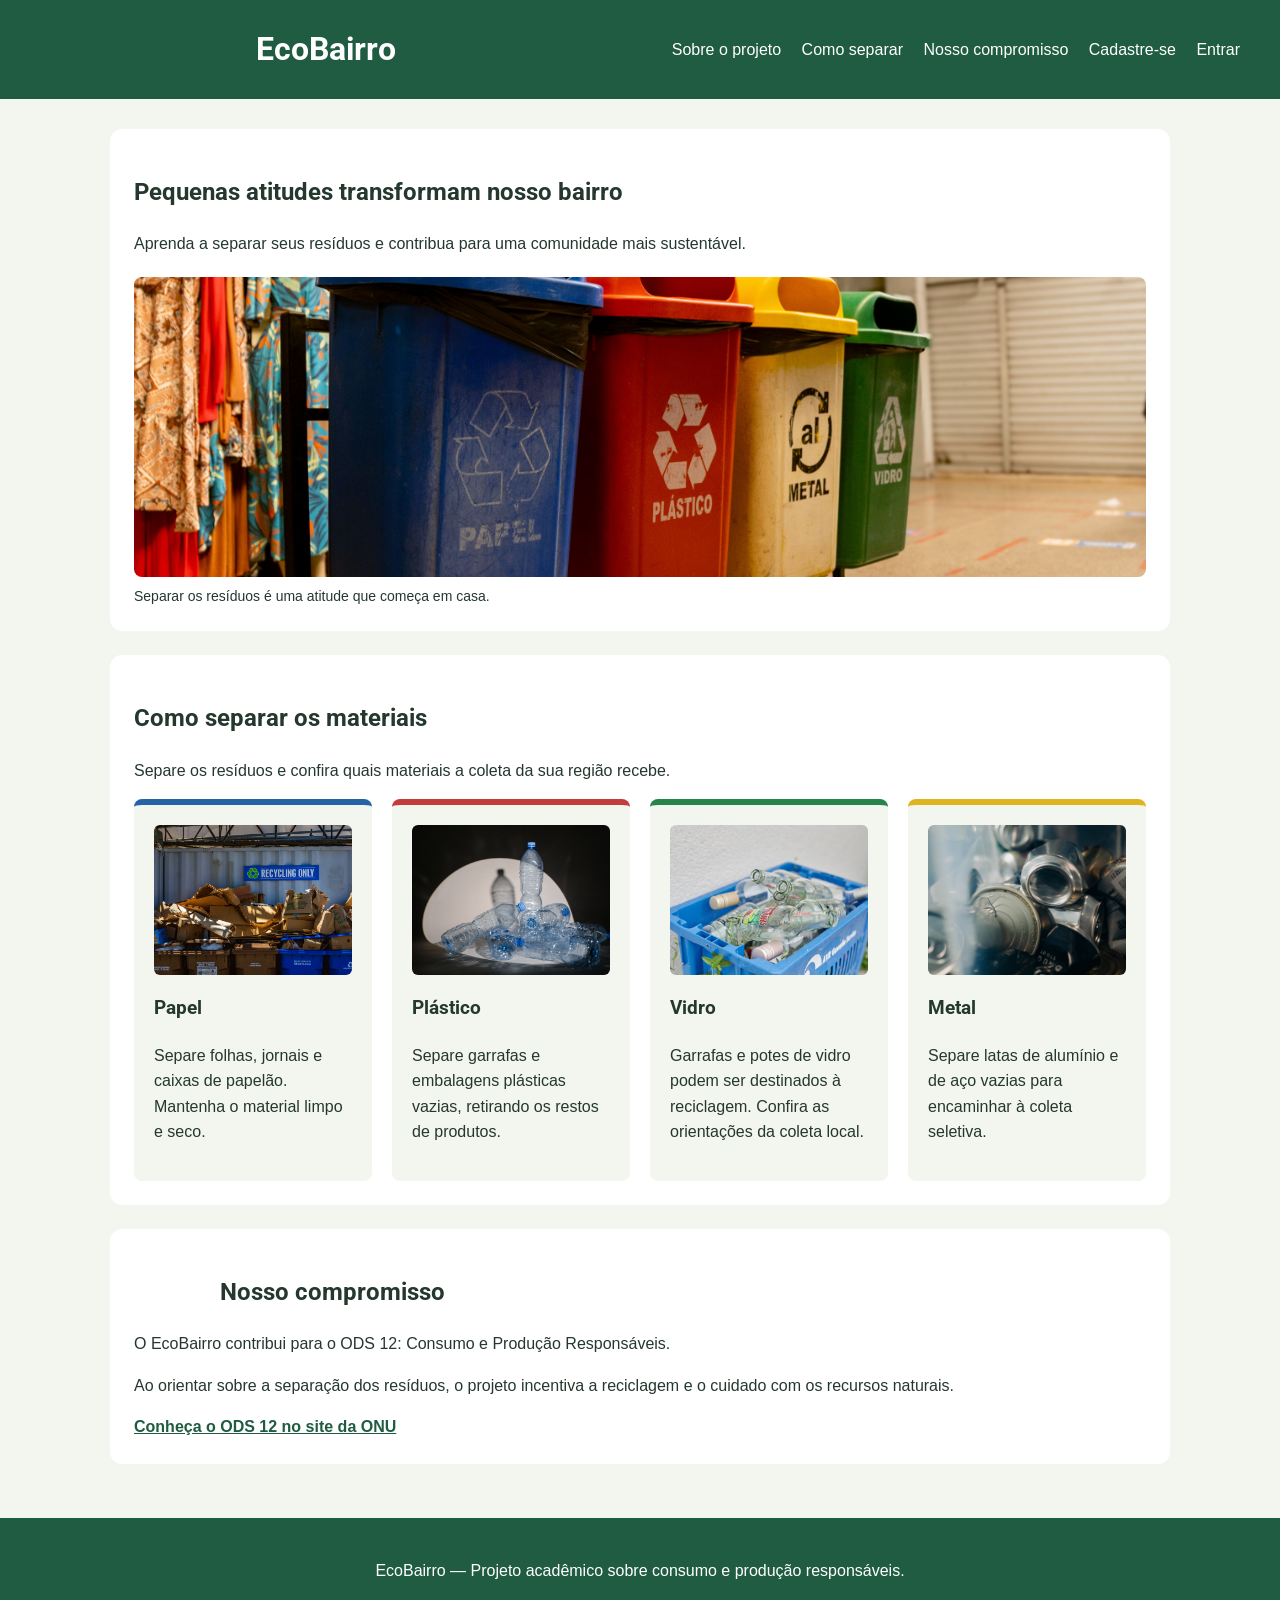
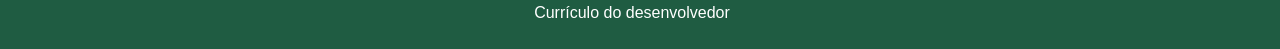
<file: index.html>
<!DOCTYPE html>
<html lang="pt-br">
<head>
    <meta charset="UTF-8">
    <meta name="viewport" content="width=device-width, initial-scale=1.0">
    <title>EcoBairro — Reciclagem e Coleta Seletiva</title>

    <link rel="stylesheet" href="https://fonts.googleapis.com/css2?family=Roboto:wght@400;700&amp;display=swap">
    <link rel="stylesheet" href="https://fonts.googleapis.com/icon?family=Material+Icons">
    <link rel="stylesheet" href="css/estilo.css">
</head>
<body>
    <header>
        <h1>
            <span class="material-icons icone" aria-hidden="true">recycling</span>
            EcoBairro
        </h1>

        <nav aria-label="Navegação principal">
            <a href="#sobre">Sobre o projeto</a>
            <a href="#materiais">Como separar</a>
            <a href="#ods">Nosso compromisso</a>
            <a href="cadastro.html">Cadastre-se</a>
            <a href="login.html">Entrar</a>
        </nav>
    </header>

    <main>
        <section id="sobre">
            <h2>Pequenas atitudes transformam nosso bairro</h2>
            <p>Aprenda a separar seus resíduos e contribua para uma comunidade mais sustentável.</p>

            <figure>
                <img class="imagem-principal"
                     src="figs/reciclagem.jpg"
                     alt="Reciclagem e coleta seletiva">

                <figcaption>
                    Separar os resíduos é uma atitude que começa em casa.
                </figcaption>
            </figure>
        </section>

        <section id="materiais">
            <h2>Como separar os materiais</h2>
            <p>Separe os resíduos e confira quais materiais a coleta da sua região recebe.</p>

            <div class="cartoes">
                <article class="cartao papel">
                    <img src="figs/papel.jpg"
                         alt="Papel e papelão para reciclagem">
                    <h3>Papel</h3>
                    <p>Separe folhas, jornais e caixas de papelão. Mantenha o material limpo e seco.</p>
                </article>

                <article class="cartao plastico">
                    <img src="figs/plastico.jpg"
                         alt="Materiais plásticos">
                    <h3>Plástico</h3>
                    <p>Separe garrafas e embalagens plásticas vazias, retirando os restos de produtos.</p>
                </article>

                <article class="cartao vidro">
                    <img src="figs/vidro.jpg"
                         alt="Recipientes de vidro">
                    <h3>Vidro</h3>
                    <p>Garrafas e potes de vidro podem ser destinados à reciclagem. Confira as orientações da coleta local.</p>
                </article>

                <article class="cartao metal">
                    <img src="figs/metal.jpg"
                         alt="Materiais de metal">
                    <h3>Metal</h3>
                    <p>Separe latas de alumínio e de aço vazias para encaminhar à coleta seletiva.</p>
                </article>
            </div>
        </section>

        <section id="ods">
            <h2>
                <span class="material-icons icone" aria-hidden="true">eco</span>
                Nosso compromisso
            </h2>

            <p>O EcoBairro contribui para o ODS 12: Consumo e Produção Responsáveis.</p>

            <p>Ao orientar sobre a separação dos resíduos, o projeto incentiva a reciclagem e o cuidado com os recursos naturais.</p>

            <a href="https://brasil.un.org/pt-br/sdgs/12"
               target="_blank"
               rel="noopener noreferrer">
                Conheça o ODS 12 no site da ONU
            </a>
        </section>
    </main>

    <footer>
        <p>EcoBairro — Projeto acadêmico sobre consumo e produção responsáveis.</p>

        <nav aria-label="Informações do autor">
            <a href="curriculo/index.html">Currículo do desenvolvedor</a>
        </nav>
    </footer>
</body>
</html>
</file>
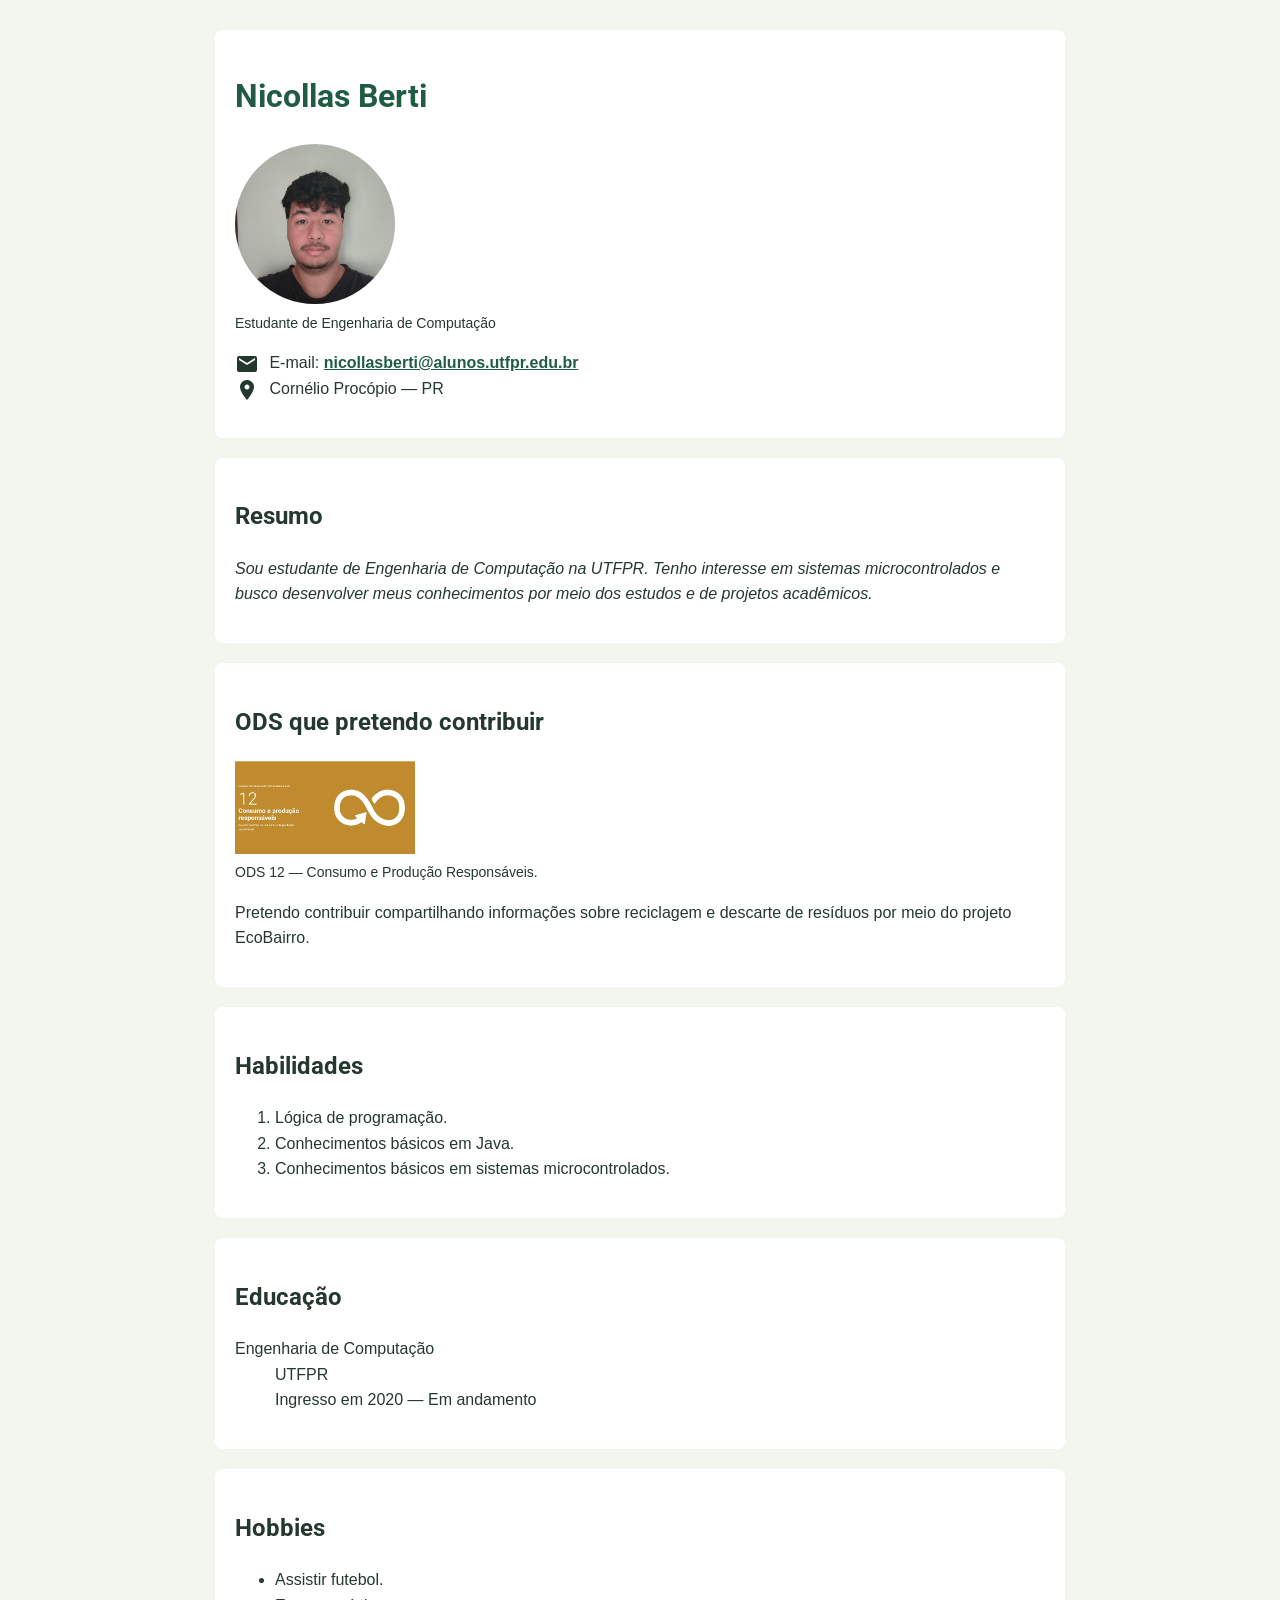
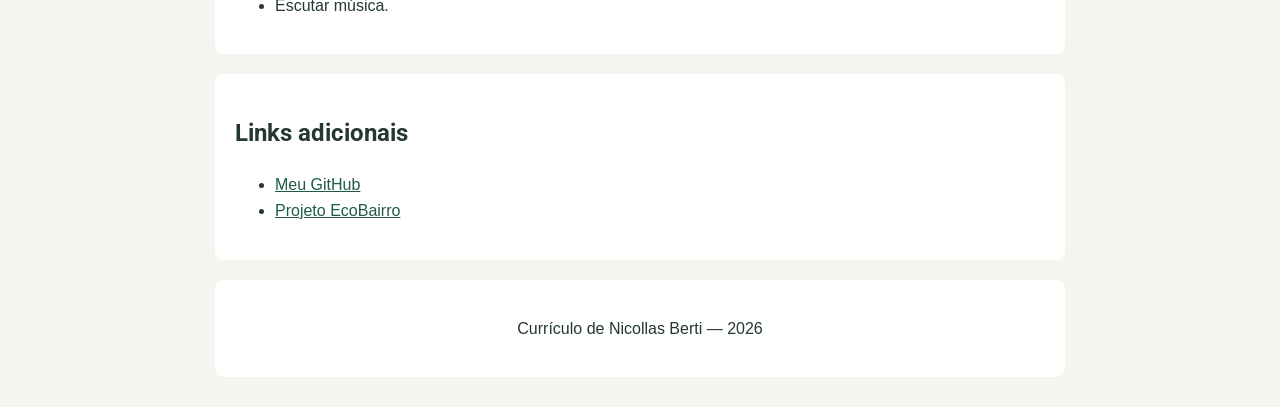
<file: curriculo/index.html>
<!DOCTYPE html>
<html lang="pt-br">
<head>
    <meta charset="UTF-8">
    <meta name="viewport" content="width=device-width, initial-scale=1.0">
    <title>Currículo — Nicollas Berti</title>

    <link rel="stylesheet" href="https://fonts.googleapis.com/css2?family=Roboto:wght@400;700&amp;display=swap">
    <link rel="stylesheet" href="https://fonts.googleapis.com/icon?family=Material+Icons">
    <link rel="stylesheet" href="estilo.css">
</head>
<body>
    <header>
        <h1 id="nome">Nicollas Berti</h1>

        <figure>
            <img class="foto-perfil"
                 src="figs/perfil.jpg"
                 alt="Foto de Nicollas Berti">
            <figcaption>Estudante de Engenharia de Computação</figcaption>
        </figure>

        <ul class="contatos">
            <li>
                <span class="material-icons" aria-hidden="true">email</span>
                E-mail:
                <a href="mailto:nicollasberti@alunos.utfpr.edu.br">
                    nicollasberti@alunos.utfpr.edu.br
                </a>
            </li>
            <li>
                <span class="material-icons" aria-hidden="true">place</span>
                Cornélio Procópio — PR
            </li>
        </ul>
    </header>

    <main>
        <section>
            <h2>Resumo</h2>
            <p class="resumo">
                Sou estudante de Engenharia de Computação na UTFPR.
                Tenho interesse em sistemas microcontrolados e busco
                desenvolver meus conhecimentos por meio dos estudos
                e de projetos acadêmicos.
            </p>
        </section>

        <section>
            <h2>ODS que pretendo contribuir</h2>

            <figure>
                <img class="imagem-ods"
                     src="figs/ods12.png"
                     alt="ODS 12: Consumo e Produção Responsáveis">
                <figcaption>
                    ODS 12 — Consumo e Produção Responsáveis.
                </figcaption>
            </figure>

            <p>
                Pretendo contribuir compartilhando informações sobre
                reciclagem e descarte de resíduos por meio do projeto EcoBairro.
            </p>
        </section>

        <section>
            <h2>Habilidades</h2>
            <ol>
                <li>Lógica de programação.</li>
                <li>Conhecimentos básicos em Java.</li>
                <li>Conhecimentos básicos em sistemas microcontrolados.</li>
            </ol>
        </section>

        <section>
            <h2>Educação</h2>
            <dl>
                <dt>Engenharia de Computação</dt>
                <dd>UTFPR</dd>
                <dd>Ingresso em 2020 — Em andamento</dd>
            </dl>
        </section>

        <section>
            <h2>Hobbies</h2>
            <ul>
                <li>Assistir futebol.</li>
                <li>Escutar música.</li>
            </ul>
        </section>

        <section>
            <h2>Links adicionais</h2>
            <ul>
                <li>
                    <a href="https://github.com/nicollas-berti">
                        Meu GitHub
                    </a>
                </li>
                <li>
                    <a href="../index.html">Projeto EcoBairro</a>
                </li>
            </ul>
        </section>
    </main>

    <footer>
        <p>Currículo de Nicollas Berti — 2026</p>
    </footer>
</body>
</html>
</file>
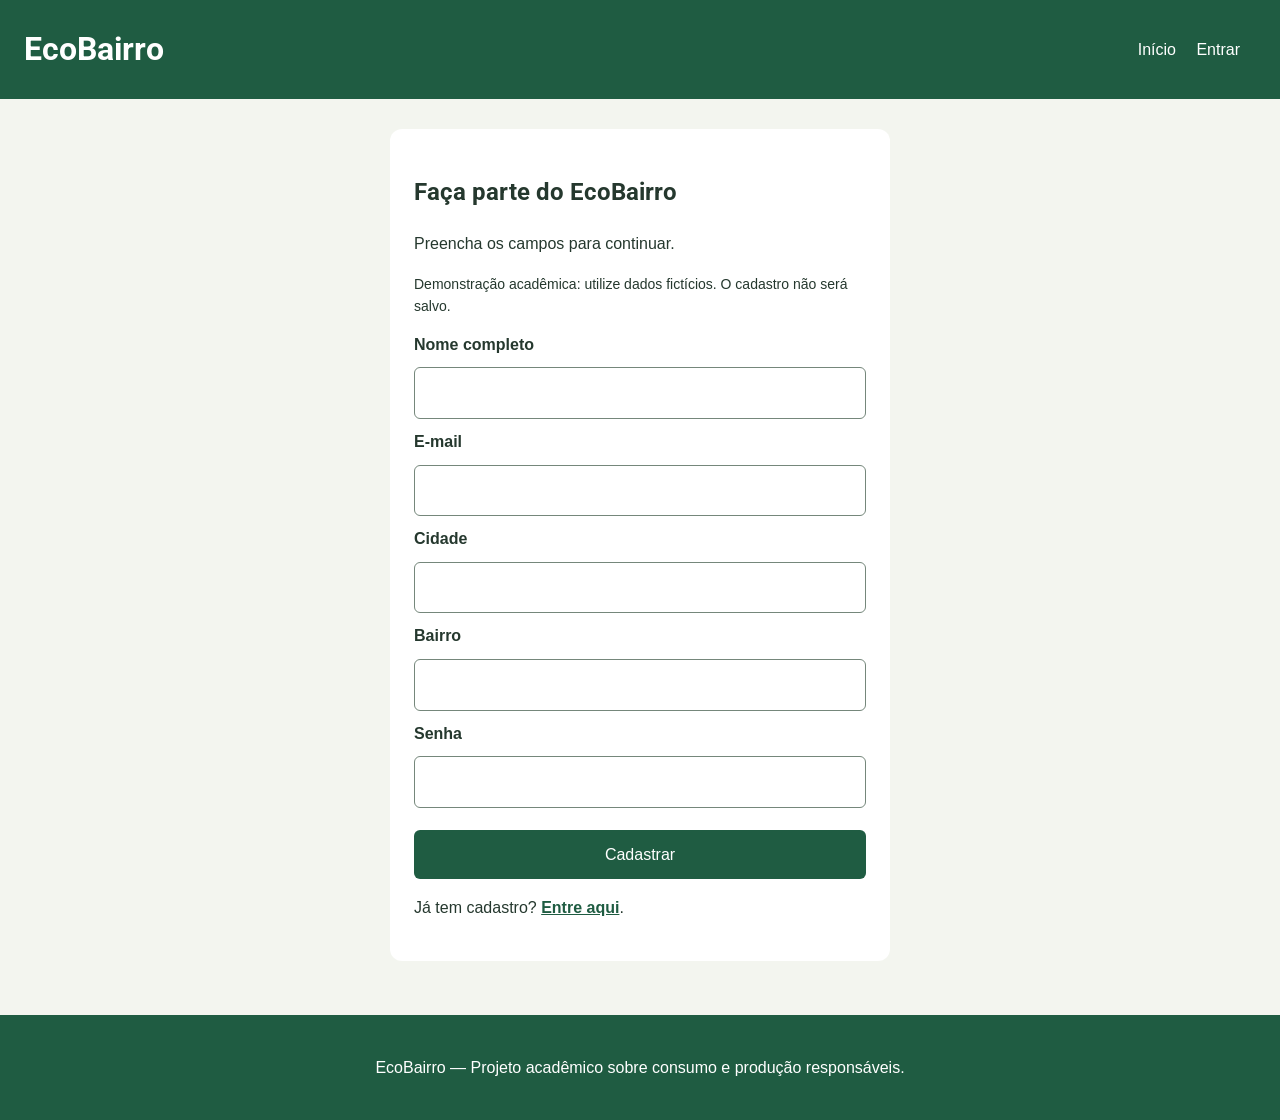
<file: cadastro.html>
<!DOCTYPE html>
<html lang="pt-br">
<head>
    <meta charset="UTF-8">
    <meta name="viewport" content="width=device-width, initial-scale=1.0">
    <title>Cadastro — EcoBairro</title>

    <link rel="stylesheet" href="https://fonts.googleapis.com/css2?family=Roboto:wght@400;700&amp;display=swap">
    <link rel="stylesheet" href="css/estilo.css">
</head>
<body>
    <header>
        <h1>EcoBairro</h1>

        <nav>
            <a href="index.html">Início</a>
            <a href="login.html">Entrar</a>
        </nav>
    </header>

    <main>
        <section class="formulario">
            <h2>Faça parte do EcoBairro</h2>
            <p>Preencha os campos para continuar.</p>
            <p class="aviso">Demonstração acadêmica: utilize dados fictícios. O cadastro não será salvo.</p>

            <form action="login.html">
                <label for="nome">Nome completo</label>
                <input type="text" id="nome" required>

                <label for="email">E-mail</label>
                <input type="email" id="email" required>

                <label for="cidade">Cidade</label>
                <input type="text" id="cidade" required>

                <label for="bairro">Bairro</label>
                <input type="text" id="bairro" required>

                <label for="senha">Senha</label>
                <input type="password" id="senha" minlength="6" required>

                <button type="submit">Cadastrar</button>
            </form>

            <p>Já tem cadastro? <a href="login.html">Entre aqui</a>.</p>
        </section>
    </main>

    <footer>
        <p>EcoBairro — Projeto acadêmico sobre consumo e produção responsáveis.</p>
    </footer>
</body>
</html>
</file>
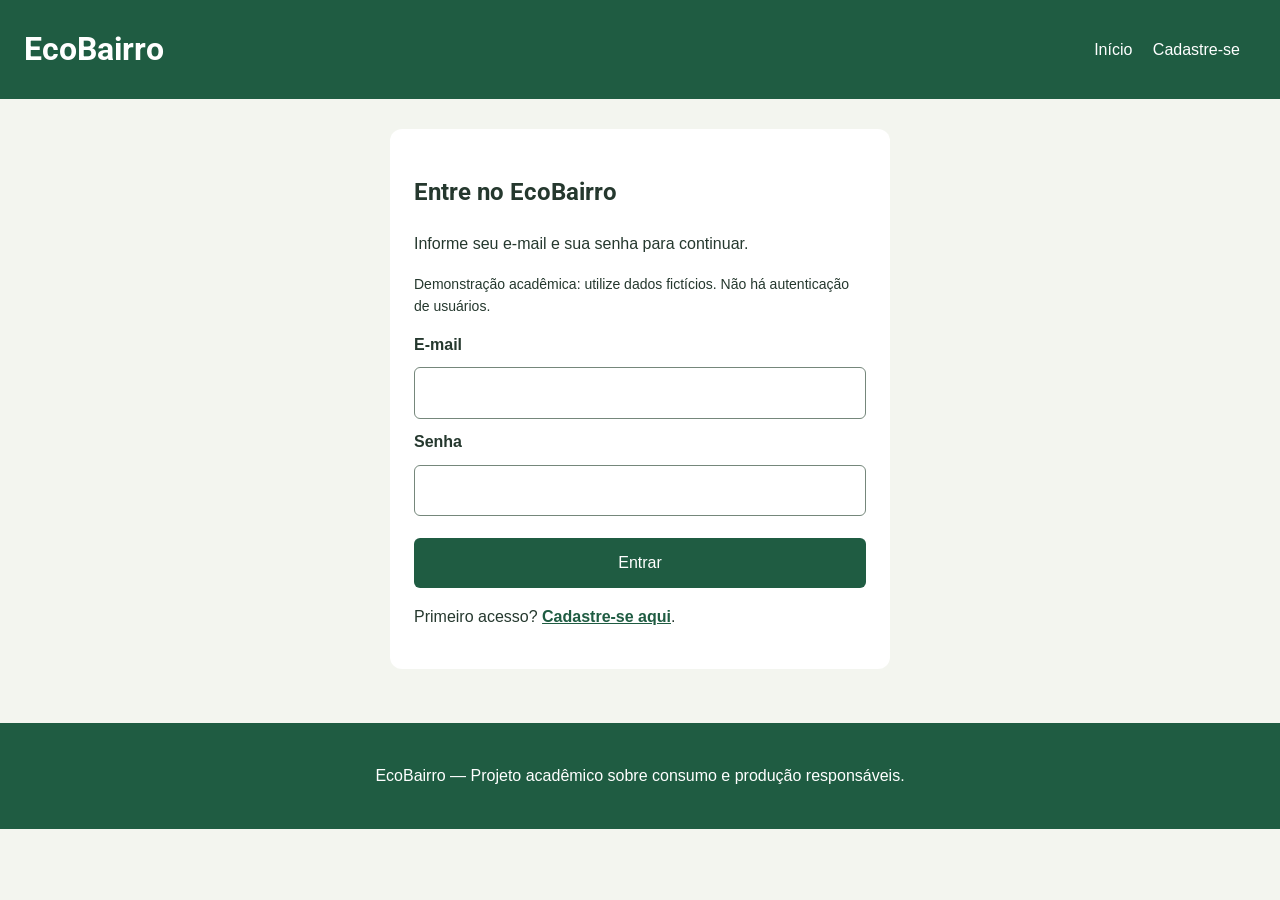
<file: login.html>
<!DOCTYPE html>
<html lang="pt-br">
<head>
    <meta charset="UTF-8">
    <meta name="viewport" content="width=device-width, initial-scale=1.0">
    <title>Login — EcoBairro</title>

    <link rel="stylesheet" href="https://fonts.googleapis.com/css2?family=Roboto:wght@400;700&amp;display=swap">
    <link rel="stylesheet" href="css/estilo.css">
</head>
<body>
    <header>
        <h1>EcoBairro</h1>

        <nav>
            <a href="index.html">Início</a>
            <a href="cadastro.html">Cadastre-se</a>
        </nav>
    </header>

    <main>
        <section class="formulario">
            <h2>Entre no EcoBairro</h2>
            <p>Informe seu e-mail e sua senha para continuar.</p>
            <p class="aviso">Demonstração acadêmica: utilize dados fictícios. Não há autenticação de usuários.</p>

            <form action="index.html">
                <label for="email">E-mail</label>
                <input type="email" id="email" required>

                <label for="senha">Senha</label>
                <input type="password" id="senha" required>

                <button type="submit">Entrar</button>
            </form>

            <p>Primeiro acesso? <a href="cadastro.html">Cadastre-se aqui</a>.</p>
        </section>
    </main>

    <footer>
        <p>EcoBairro — Projeto acadêmico sobre consumo e produção responsáveis.</p>
    </footer>
</body>
</html>
</file>
<file: css/estilo.css>
* {
    box-sizing: border-box;
}

body {
    margin: 0;
    font-family: Arial, sans-serif;
    background-color: #f3f5ef;
    color: #25382e;
    line-height: 1.6;
}

h1, h2, h3 {
    font-family: "Roboto", sans-serif;
}

header, footer {
    background-color: #1f5c42;
    color: white;
    padding: 24px;
}

header {
    display: flex;
    justify-content: space-between;
    align-items: center;
    flex-wrap: wrap;
    gap: 16px;
}

h1 {
    margin: 0;
}

nav a {
    display: inline-block;
    color: white;
    margin-right: 16px;
    text-decoration: none;
}

nav a:hover {
    color: #f4c95d;
    text-decoration: underline;
}

main {
    max-width: 1100px;
    margin: 0 auto;
    padding: 30px 20px;
}

section {
    background-color: white;
    padding: 24px;
    margin-bottom: 24px;
    border-radius: 12px;
}

figure {
    margin: 20px 0 0;
}

.imagem-principal {
    display: block;
    width: 100%;
    height: 300px;
    object-fit: cover;
    border-radius: 8px;
}

figcaption {
    margin-top: 8px;
    font-size: 14px;
}

.cartoes {
    display: flex;
    flex-wrap: wrap;
    gap: 20px;
}

.cartao {
    flex: 1 1 200px;
    min-width: 0;
    padding: 20px;
    background-color: #f3f5ef;
    border-radius: 8px;
}

.cartao img {
    display: block;
    width: 100%;
    height: 150px;
    object-fit: cover;
    border-radius: 6px;
}

.papel {
    border-top: 6px solid #2463a6;
}

.plastico {
    border-top: 6px solid #c43d3d;
}

.vidro {
    border-top: 6px solid #26834a;
}

.metal {
    border-top: 6px solid #e0b321;
}

.icone {
    vertical-align: middle;
    margin-right: 8px;
}

#ods a {
    color: #1f5c42;
    font-weight: bold;
}

.formulario {
    max-width: 500px;
    margin: 0 auto 24px;
}

form {
    display: flex;
    flex-direction: column;
    gap: 10px;
}

label {
    font-weight: bold;
}

input {
    width: 100%;
    padding: 12px;
    border: 1px solid #75877b;
    border-radius: 6px;
    font: inherit;
}

button {
    margin-top: 12px;
    padding: 12px;
    background-color: #1f5c42;
    color: white;
    border: 0;
    border-radius: 6px;
    font: inherit;
    cursor: pointer;
}

button:hover {
    background-color: #153f2d;
}

input:focus-visible,
button:focus-visible,
a:focus-visible {
    outline: 3px solid #b06b00;
    outline-offset: 3px;
}

.formulario a {
    color: #1f5c42;
    font-weight: bold;
}

.aviso {
    font-size: 14px;
}

footer {
    text-align: center;
}
</file>
<file: curriculo/estilo.css>
body {
    max-width: 850px;
    margin: 30px auto;
    padding: 0 20px;
    font-family: Arial, sans-serif;
    background-color: #f3f5ef;
    color: #25382e;
    line-height: 1.6;
}

header, section, footer {
    background-color: white;
    padding: 20px;
    margin-bottom: 20px;
    border-radius: 8px;
}

h1, h2 {
    font-family: "Roboto", sans-serif;
    font-weight: bold;
}

#nome {
    color: #1f5c42;
}

.resumo {
    font-style: italic;
}

figure {
    margin: 16px 0;
}

.foto-perfil {
    width: 160px;
    height: 160px;
    object-fit: cover;
    border-radius: 50%;
}

.imagem-ods {
    width: 180px;
    max-width: 100%;
}

figcaption {
    font-size: 14px;
}

.contatos {
    padding-left: 0;
    list-style: none;
}

.material-icons {
    vertical-align: middle;
    margin-right: 6px;
}

a {
    color: #1f5c42;
    text-decoration: underline;
}

a[href^="mailto:"] {
    font-weight: bold;
}

a:hover {
    color: #a34412;
}

footer {
    text-align: center;
}
</file>
